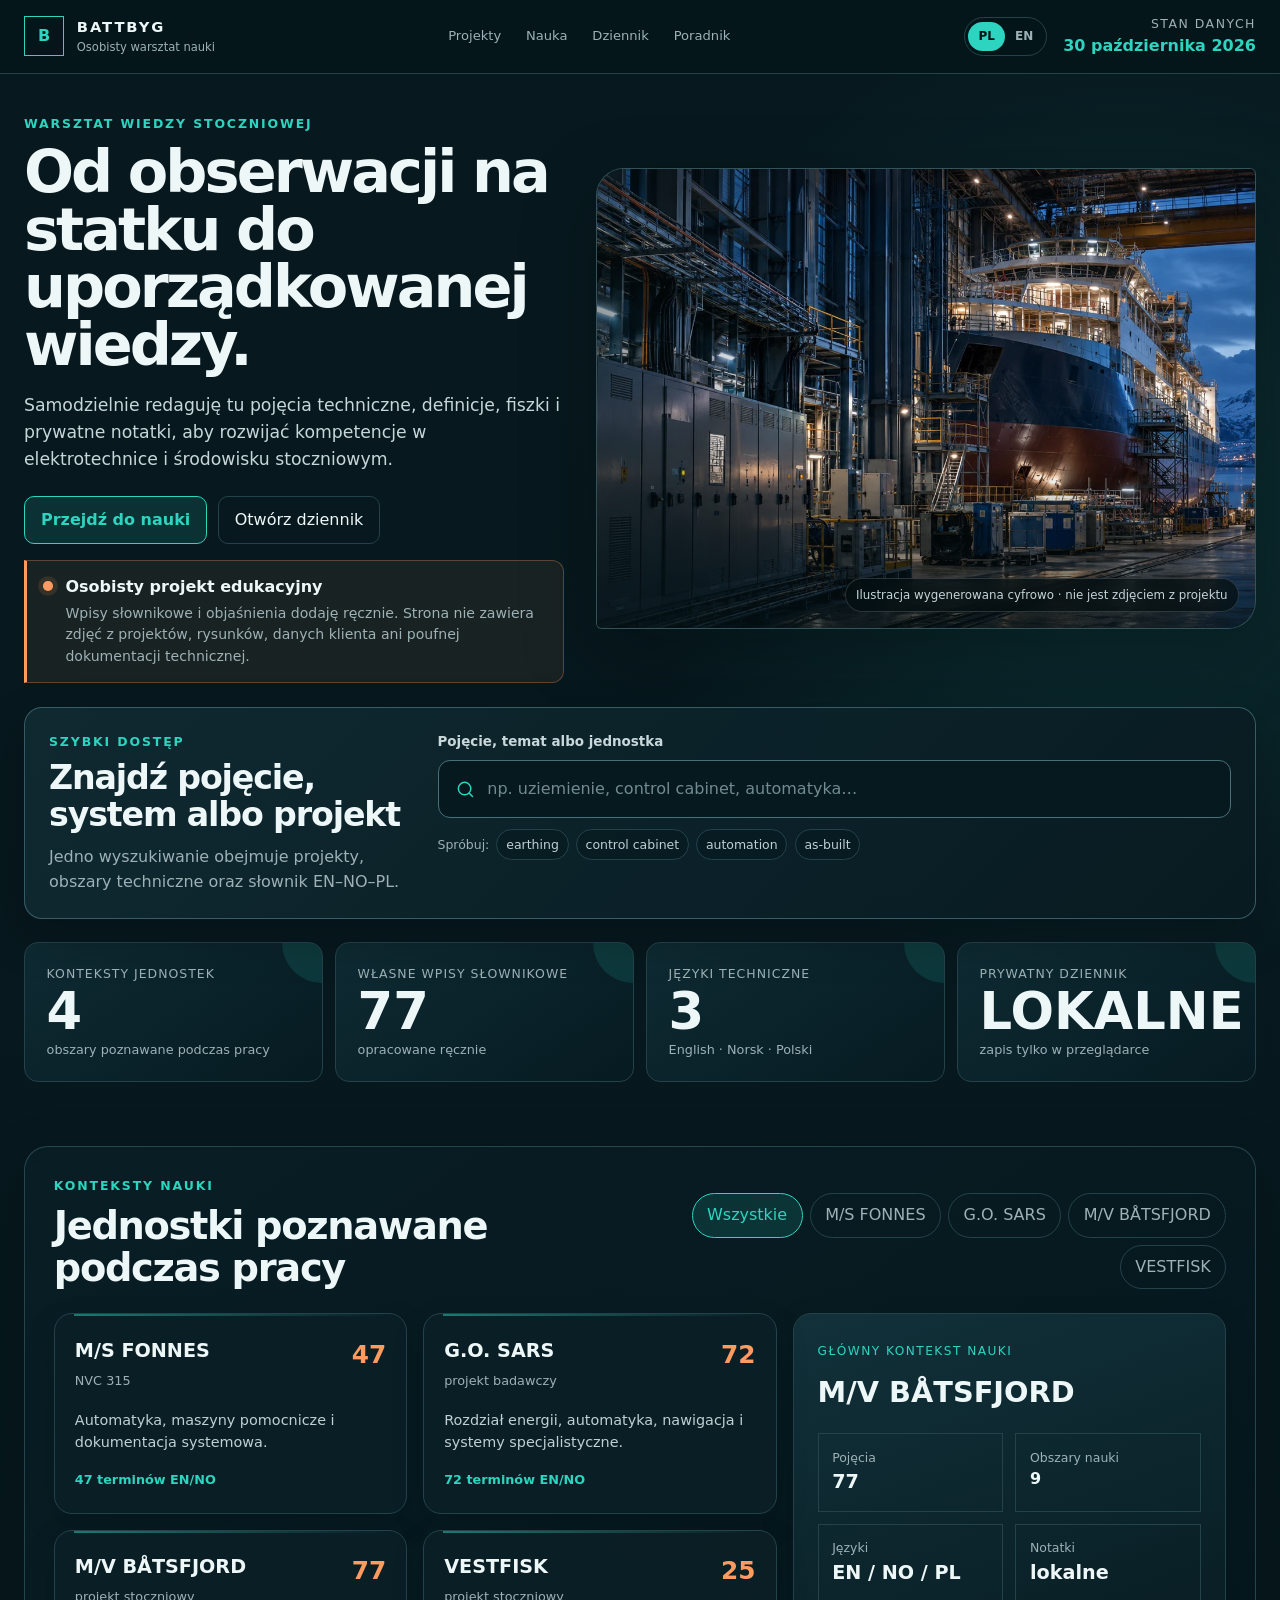
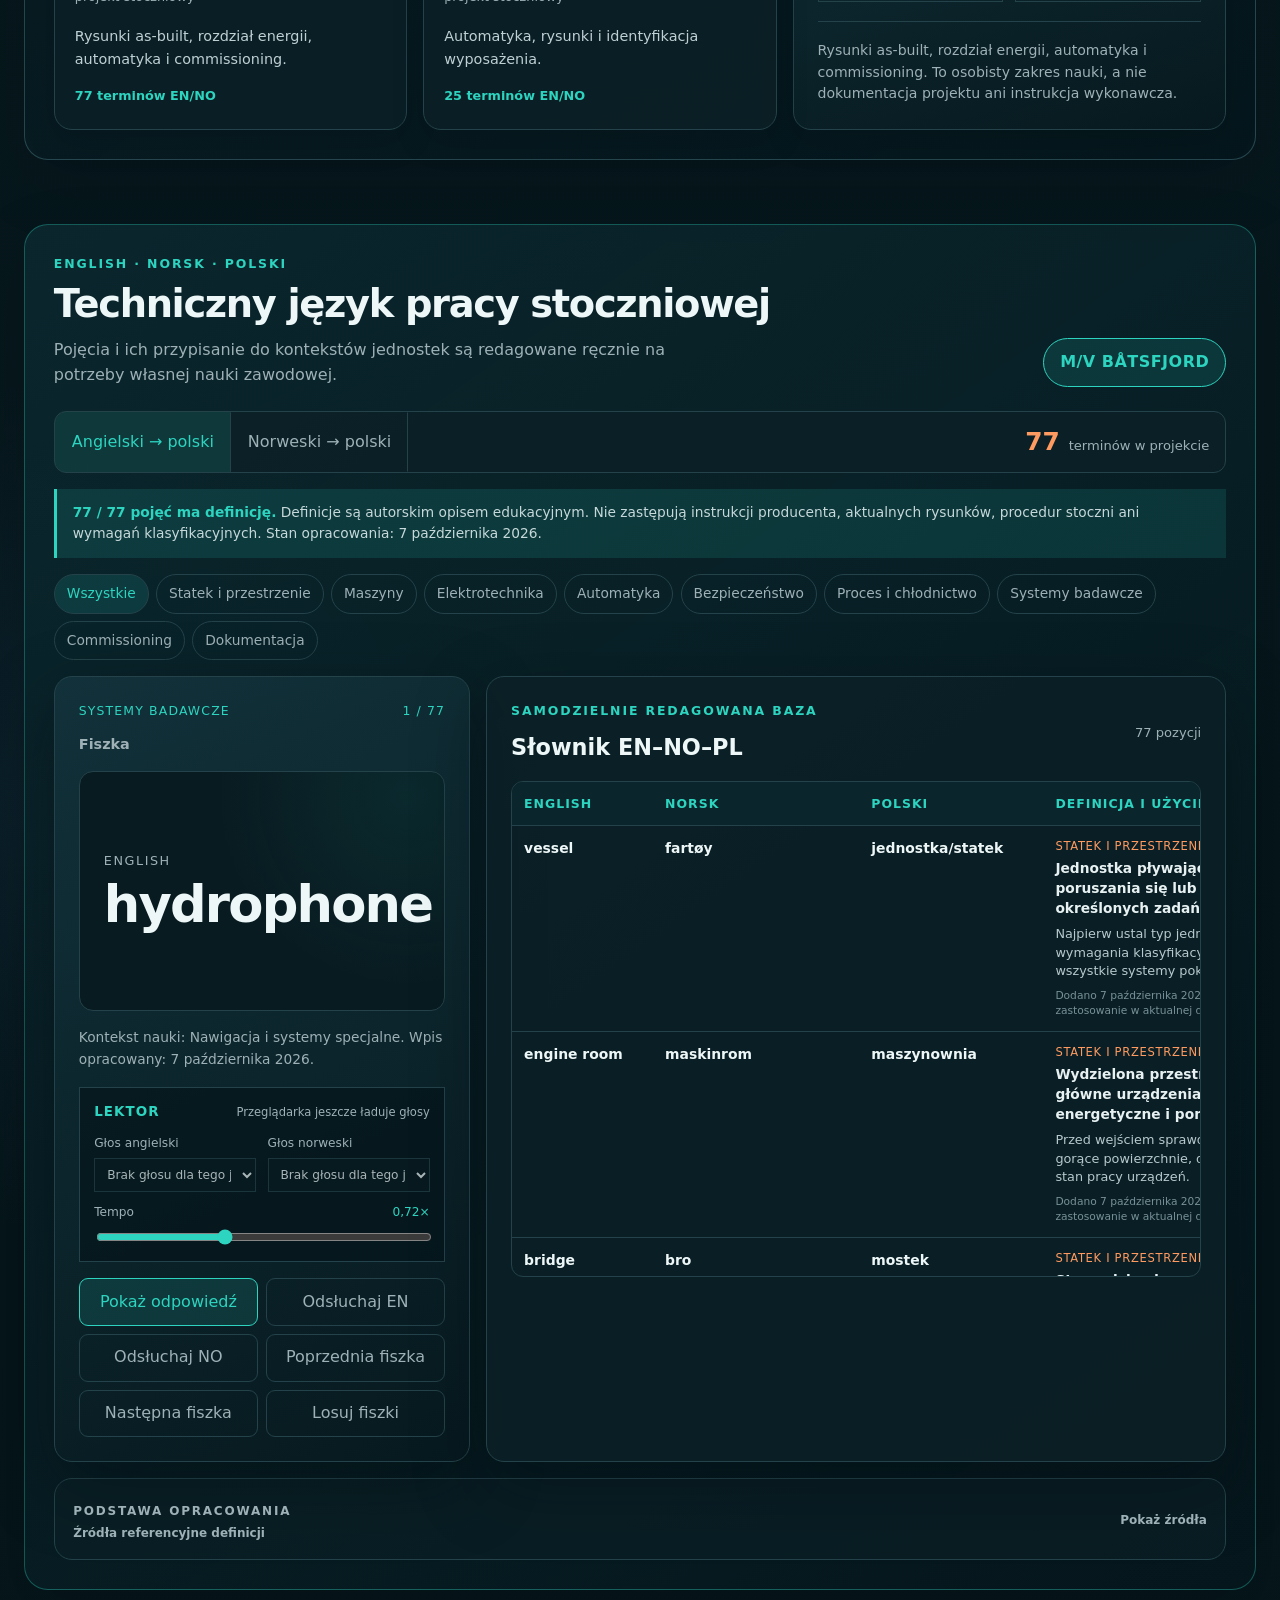
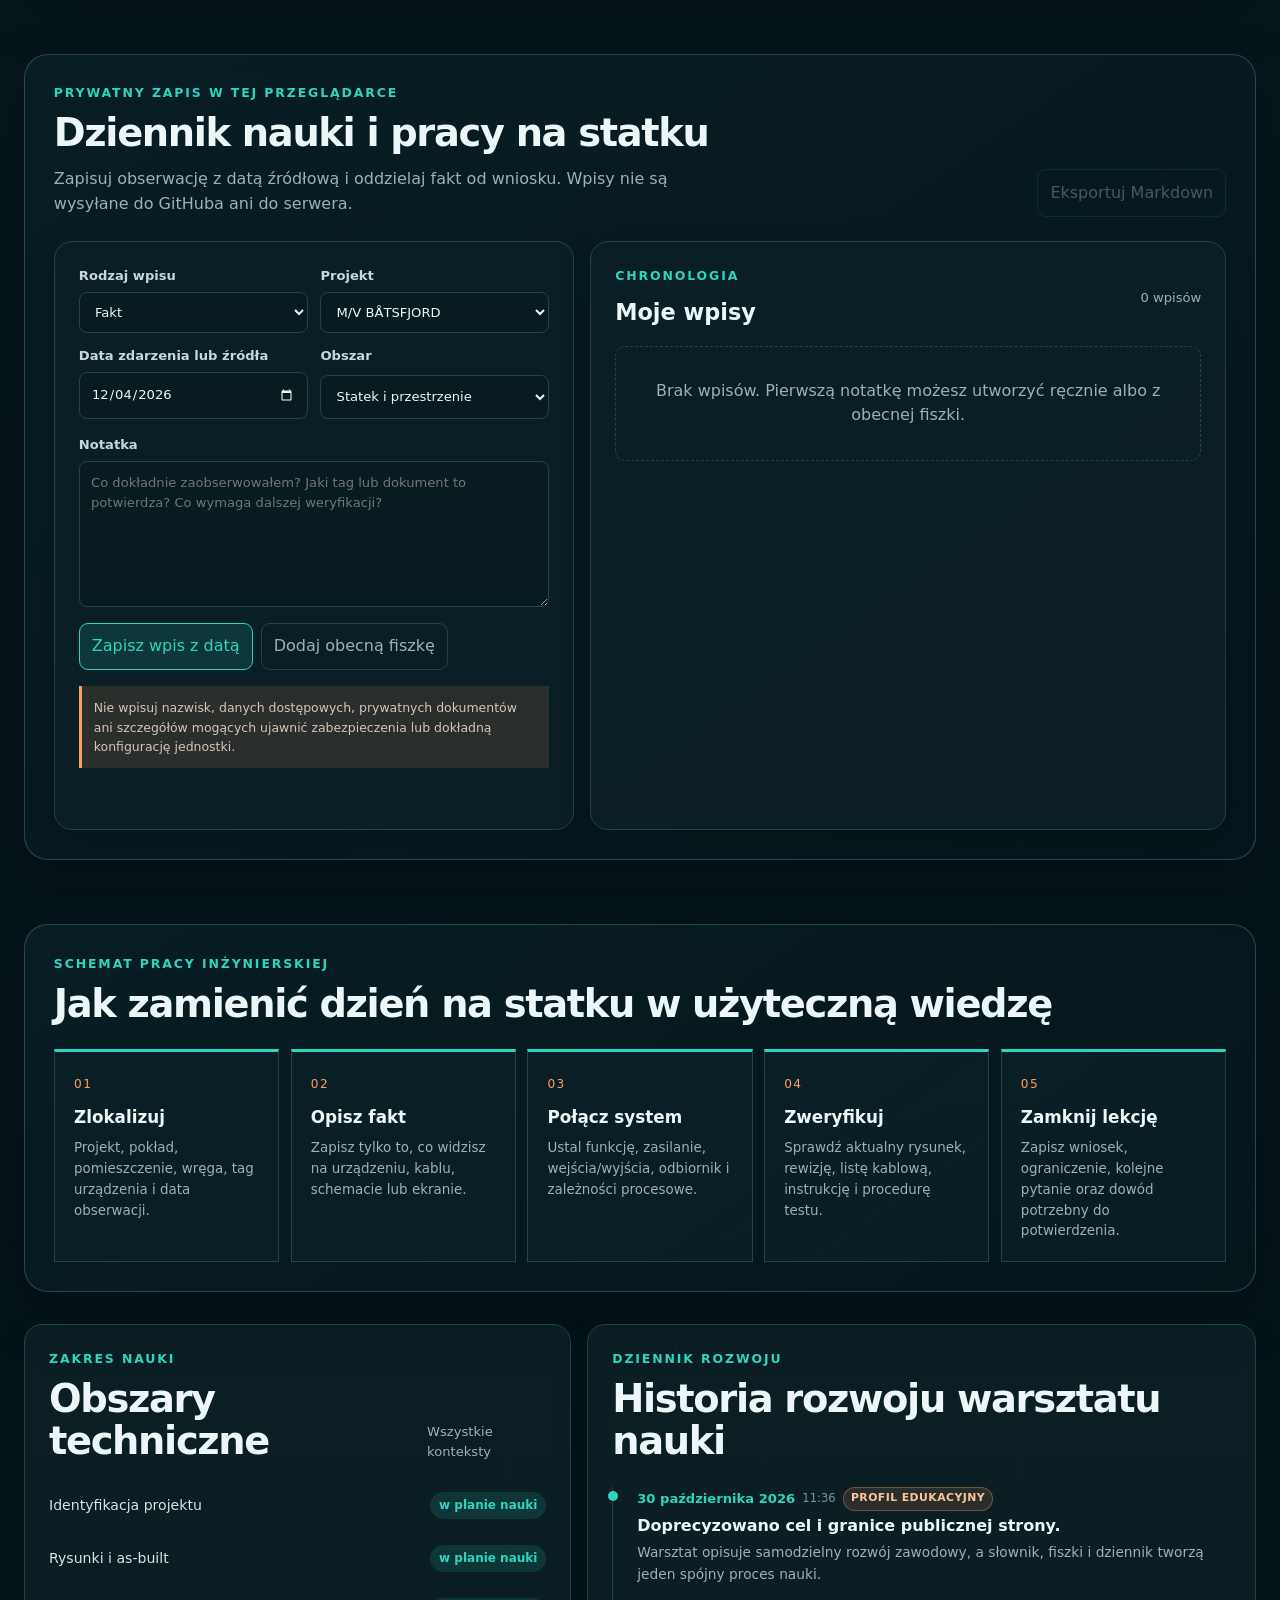
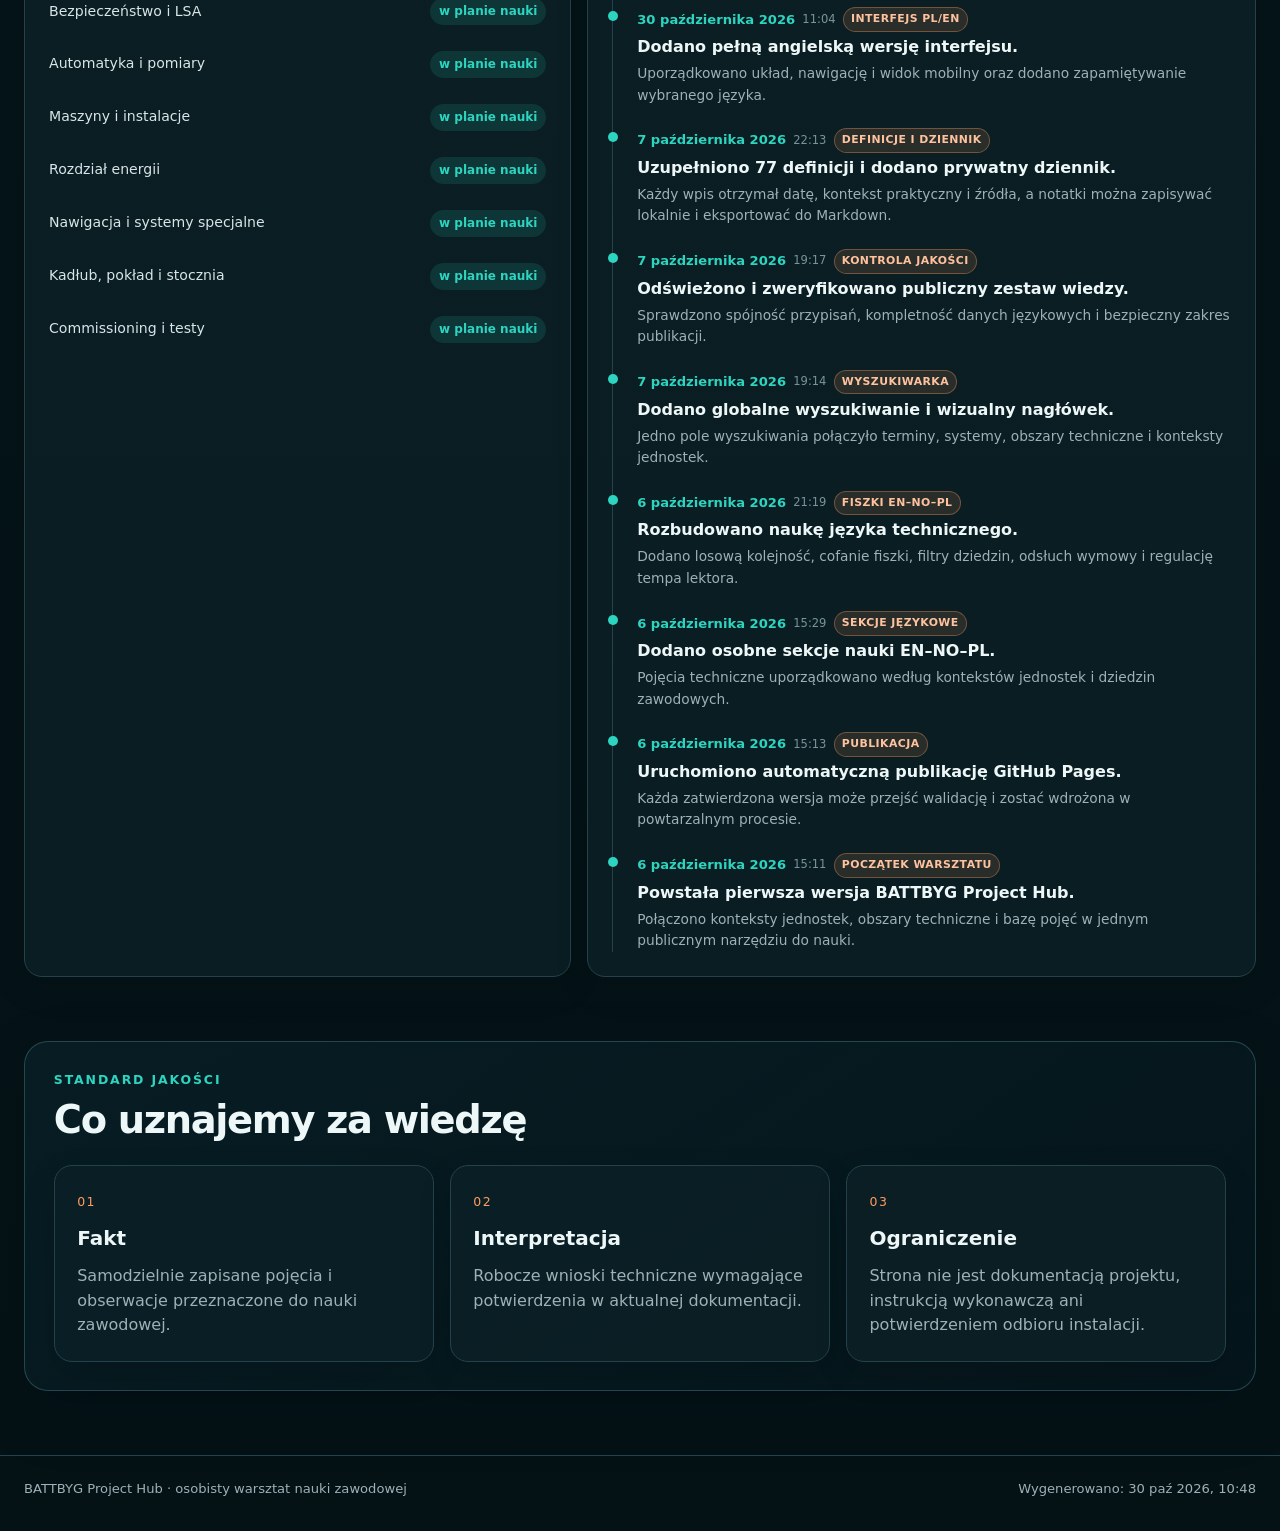
<file: docs/index.html>
<!doctype html>
<html lang="pl">
  <head>
    <meta charset="utf-8" />
    <meta name="viewport" content="width=device-width, initial-scale=1" />
    <meta name="description" content="Osobisty warsztat nauki zawodowej w środowisku stoczniowym BATTBYG." />
    <meta name="theme-color" content="#07191f" />
    <title>BATTBYG Project Hub</title>
    <link rel="icon" type="image/svg+xml" href="data:image/svg+xml,%3Csvg xmlns='http://www.w3.org/2000/svg' viewBox='0 0 64 64'%3E%3Crect width='64' height='64' rx='12' fill='%2307191f'/%3E%3Cpath d='M16 17h24a9 9 0 0 1 0 18H28v12h12' fill='none' stroke='%232dd4bf' stroke-width='6' stroke-linecap='round'/%3E%3Ccircle cx='47' cy='47' r='5' fill='%23ff9b61'/%3E%3C/svg%3E" />
    <link rel="stylesheet" href="assets/styles.css?v=20261030-history9a" />
    <script src="assets/i18n.js?v=20261030-history9a" defer></script>
    <script src="assets/app.js?v=20261030-history9a" defer></script>
  </head>
  <body>
    <a class="skip-link" href="#main" data-i18n="skip">Przejdź do treści</a>

    <header class="topbar">
      <a class="brand" href="#main" aria-label="BATTBYG Project Hub">
        <span class="brand-mark" aria-hidden="true">B</span>
        <span class="brand-copy">
          <strong>BATTBYG</strong>
          <span data-i18n="brand.subtitle">Personal learning workspace</span>
        </span>
      </a>
      <nav class="quick-nav" data-i18n-aria="nav.aria" aria-label="Główne sekcje">
        <a href="#projects" data-i18n="nav.projects">Projekty</a>
        <a href="#language-lab" data-i18n="nav.learn">Nauka</a>
        <a href="#field-journal" data-i18n="nav.journal">Dziennik</a>
        <a href="#ship-guide" data-i18n="nav.guide">Poradnik</a>
      </nav>
      <div class="topbar-tools">
        <div class="ui-language" role="group" data-i18n-aria="language.label" aria-label="Język interfejsu">
          <button class="active" type="button" data-ui-language="pl" aria-pressed="true">PL</button>
          <button type="button" data-ui-language="en" aria-pressed="false">EN</button>
        </div>
        <div class="snapshot" aria-live="polite">
          <span data-i18n="snapshot.label">Stan danych</span>
          <strong id="snapshot-date">—</strong>
        </div>
      </div>
    </header>

    <main id="main">
      <section class="intro" aria-labelledby="page-title">
        <div class="intro-copy">
          <p class="eyebrow" data-i18n="hero.eyebrow">Warsztat wiedzy stoczniowej</p>
          <h1 id="page-title" data-i18n="hero.title">Od obserwacji na statku do uporządkowanej wiedzy.</h1>
          <p class="lead" data-i18n="hero.lead">Samodzielnie redaguję tu pojęcia techniczne, definicje, fiszki i prywatne notatki, aby rozwijać kompetencje w elektrotechnice i środowisku stoczniowym.</p>
          <div class="hero-actions">
            <a class="action-link primary" href="#language-lab" data-i18n="hero.ctaLearn">Przejdź do nauki</a>
            <a class="action-link" href="#field-journal" data-i18n="hero.ctaJournal">Otwórz dziennik</a>
          </div>
          <div class="scope-note">
            <span class="scope-dot" aria-hidden="true"></span>
            <div>
              <strong data-i18n="hero.publicTitle">Osobisty projekt edukacyjny</strong>
              <p data-i18n="hero.publicText">Wpisy słownikowe i objaśnienia dodaję ręcznie. Strona nie zawiera zdjęć z projektów, rysunków, danych klienta ani poufnej dokumentacji technicznej.</p>
            </div>
          </div>
        </div>
        <figure class="hero-visual">
          <img src="assets/shipyard-hero.webp" width="1991" height="790" data-i18n-alt="hero.imageAlt" alt="Ilustracyjny widok nowoczesnej stoczni, statku w budowie i szaf elektrycznych" fetchpriority="high" />
          <figcaption data-i18n="hero.caption">Ilustracja wygenerowana cyfrowo · nie jest zdjęciem z projektu</figcaption>
        </figure>
      </section>

      <section class="knowledge-search" aria-labelledby="search-title">
        <div class="search-copy">
          <p class="eyebrow" data-i18n="search.eyebrow">Szybki dostęp</p>
          <h2 id="search-title" data-i18n="search.title">Znajdź pojęcie, system albo projekt</h2>
          <p data-i18n="search.copy">Jedno wyszukiwanie obejmuje projekty, obszary techniczne oraz słownik EN–NO–PL.</p>
        </div>
        <div class="search-interface">
          <form class="search-form" id="search-form" role="search">
            <label for="global-search" data-i18n="search.label">Pojęcie, temat albo jednostka</label>
            <div class="search-field">
              <svg aria-hidden="true" viewBox="0 0 24 24"><path d="m21 21-4.35-4.35m2.35-5.15a7.5 7.5 0 1 1-15 0 7.5 7.5 0 0 1 15 0Z" /></svg>
              <input id="global-search" type="search" inputmode="search" autocomplete="off" data-i18n-placeholder="search.placeholder" placeholder="np. uziemienie, control cabinet, automatyka…" aria-controls="search-results" aria-expanded="false" />
              <button id="clear-search" type="button" hidden data-i18n="search.clear">Wyczyść</button>
            </div>
          </form>
          <div class="search-suggestions" data-i18n-aria="search.suggestionsAria" aria-label="Przykładowe wyszukiwania">
            <span data-i18n="search.try">Spróbuj:</span>
            <button type="button" data-search-suggestion="earthing">earthing</button>
            <button type="button" data-search-suggestion="control cabinet">control cabinet</button>
            <button type="button" data-search-suggestion="automation">automation</button>
            <button type="button" data-search-suggestion="as-built">as-built</button>
          </div>
          <div class="search-results" id="search-results" aria-live="polite" hidden></div>
        </div>
      </section>

      <section class="metrics" data-i18n-aria="metrics.aria" aria-label="Podsumowanie">
        <article><span data-i18n="metrics.projects">Konteksty jednostek</span><strong id="metric-projects">—</strong><small data-i18n="metrics.projectsNote">obszary poznawane podczas pracy</small></article>
        <article><span data-i18n="metrics.terms">Własne wpisy słownikowe</span><strong id="metric-terms">—</strong><small data-i18n="metrics.termsNote">opracowane ręcznie</small></article>
        <article><span data-i18n="metrics.languages">Języki techniczne</span><strong id="metric-languages">—</strong><small data-i18n="metrics.languagesNote">English · Norsk · Polski</small></article>
        <article><span data-i18n="metrics.journal">Prywatny dziennik</span><strong id="metric-journal">—</strong><small data-i18n="metrics.journalNote">zapis tylko w przeglądarce</small></article>
      </section>

      <section class="workspace content-section" id="projects" aria-labelledby="projects-title">
        <div class="section-heading">
          <div><p class="eyebrow" data-i18n="projects.eyebrow">Konteksty nauki</p><h2 id="projects-title" data-i18n="projects.title">Jednostki poznawane podczas pracy</h2></div>
          <div class="filters" id="project-filters" data-i18n-aria="projects.filterAria" aria-label="Filtr projektu"></div>
        </div>
        <div class="project-layout"><div class="project-list" id="project-list"></div><aside class="detail-panel" id="project-detail" aria-live="polite"></aside></div>
      </section>

      <section class="language-lab content-section accent-section" id="language-lab" aria-labelledby="language-title">
        <div class="section-heading language-heading">
          <div><p class="eyebrow" data-i18n="learn.eyebrow">English · Norsk · Polski</p><h2 id="language-title" data-i18n="learn.title">Techniczny język dokumentacji</h2><p class="section-copy" id="language-rule"></p></div>
          <div class="language-project" id="language-project-name">—</div>
        </div>
        <div class="language-toolbar">
          <div class="language-switch" role="group" data-i18n-aria="learn.directionAria" aria-label="Kierunek nauki">
            <button class="language-button active" type="button" data-language="english" aria-pressed="true" data-i18n="learn.english">Angielski → polski</button>
            <button class="language-button" type="button" data-language="norwegian" aria-pressed="false" data-i18n="learn.norwegian">Norweski → polski</button>
          </div>
          <div class="language-summary"><strong id="language-term-count">—</strong><span id="language-term-label" data-i18n="learn.initialTerms">terminy w projekcie</span></div>
        </div>
        <div class="definition-note" id="definition-note"></div>
        <div class="domain-filters" id="domain-filters" data-i18n-aria="learn.domainAria" aria-label="Filtr dziedziny"></div>
        <div class="learning-grid">
          <article class="flashcard-panel" aria-labelledby="flashcard-title">
            <div class="flashcard-topline"><span id="flashcard-domain">—</span><span id="flashcard-progress">—</span></div>
            <h3 id="flashcard-title" data-i18n="flashcard.title">Fiszka</h3>
            <div class="flashcard" id="flashcard" tabindex="-1"><span class="flashcard-label" id="flashcard-question-label">—</span><strong id="flashcard-question">—</strong><div class="flashcard-answer" id="flashcard-answer" hidden></div></div>
            <p class="evidence-line" id="flashcard-evidence"></p>
            <div class="voice-controls" aria-labelledby="voice-settings-title">
              <div class="voice-controls-head"><strong id="voice-settings-title" data-i18n="voice.title">Lektor</strong><span id="voice-status" role="status" data-i18n="voice.checking">Sprawdzanie dostępnych głosów…</span></div>
              <label><span data-i18n="voice.english">Głos angielski</span><select id="voice-english" data-i18n-aria="voice.englishAria" aria-label="Kobiecy głos angielski"></select></label>
              <label><span data-i18n="voice.norwegian">Głos norweski</span><select id="voice-norwegian" data-i18n-aria="voice.norwegianAria" aria-label="Kobiecy głos norweski"></select></label>
              <label class="speech-rate-control"><span data-i18n="voice.rate">Tempo</span><output id="speech-rate-value" for="speech-rate">0,72×</output><input id="speech-rate" type="range" min="0.55" max="1" value="0.72" step="0.01" /></label>
            </div>
            <div class="flashcard-actions">
              <button class="action-button primary" id="reveal-card" type="button" data-i18n="flashcard.reveal">Pokaż odpowiedź</button>
              <button class="action-button" id="speak-english" type="button" data-i18n="flashcard.speakEn">Odsłuchaj EN</button>
              <button class="action-button" id="speak-norwegian" type="button" data-i18n="flashcard.speakNo">Odsłuchaj NO</button>
              <button class="action-button" id="previous-card" type="button" data-i18n="flashcard.previous">Poprzednia fiszka</button>
              <button class="action-button" id="next-card" type="button" data-i18n="flashcard.next">Następna fiszka</button>
              <button class="action-button" id="shuffle-cards" type="button" data-i18n="flashcard.shuffle">Losuj fiszki</button>
            </div>
          </article>
          <article class="vocabulary-panel" aria-labelledby="vocabulary-title">
            <div class="panel-head compact"><div><p class="eyebrow" data-i18n="vocabulary.eyebrow">Samodzielnie redagowana baza</p><h3 id="vocabulary-title" data-i18n="vocabulary.title">Słownik EN–NO–PL</h3></div><span id="vocabulary-count">—</span></div>
            <div class="vocabulary-table-wrap"><table class="vocabulary-table"><thead><tr><th data-i18n="vocabulary.english">English</th><th data-i18n="vocabulary.norwegian">Norsk</th><th data-i18n="vocabulary.polish">Polski</th><th data-i18n="vocabulary.definition">Definicja i użycie na statku</th></tr></thead><tbody id="vocabulary-body"></tbody></table></div>
          </article>
        </div>
        <details class="source-box">
          <summary><span><span class="eyebrow" data-i18n="sources.eyebrow">Podstawa opracowania</span><strong id="sources-title" data-i18n="sources.title">Źródła referencyjne definicji</strong></span><span class="source-toggle" data-i18n="sources.toggle">Pokaż źródła</span></summary>
          <ul id="definition-sources" aria-labelledby="sources-title"></ul>
        </details>
      </section>

      <section class="field-journal content-section" id="field-journal" aria-labelledby="journal-title">
        <div class="section-heading">
          <div><p class="eyebrow" data-i18n="journal.eyebrow">Prywatny zapis w tej przeglądarce</p><h2 id="journal-title" data-i18n="journal.title">Dziennik nauki i pracy na statku</h2><p class="section-copy" data-i18n="journal.copy">Zapisuj obserwację z datą źródłową i oddzielaj fakt od wniosku. Wpisy nie są wysyłane do GitHuba ani do serwera.</p></div>
          <button class="action-button" id="export-journal" type="button" data-i18n="journal.export">Eksportuj Markdown</button>
        </div>
        <div class="journal-grid">
          <form class="journal-form panel" id="journal-form">
            <div class="form-grid">
              <label><span data-i18n="journal.type">Rodzaj wpisu</span><select id="journal-type" required><option value="fact" data-i18n="journal.typeFact">Fakt</option><option value="interpretation" data-i18n="journal.typeInterpretation">Interpretacja</option><option value="verify" data-i18n="journal.typeVerify">Do weryfikacji</option><option value="lesson" data-i18n="journal.typeLesson">Lekcja</option></select></label>
              <label><span data-i18n="journal.project">Projekt</span><select id="journal-project" required></select></label>
              <label><span data-i18n="journal.sourceDate">Data zdarzenia lub źródła</span><input id="journal-source-date" type="date" required /></label>
              <label><span data-i18n="journal.domain">Obszar</span><select id="journal-domain" required></select></label>
            </div>
            <label><span data-i18n="journal.note">Notatka</span><textarea id="journal-text" rows="6" maxlength="3000" required data-i18n-placeholder="journal.placeholder" placeholder="Co dokładnie zaobserwowałem? Jaki tag lub dokument to potwierdza? Co wymaga dalszej weryfikacji?"></textarea></label>
            <div class="journal-form-actions"><button class="action-button primary" type="submit" data-i18n="journal.save">Zapisz wpis z datą</button><button class="action-button" id="note-current-term" type="button" data-i18n="journal.currentCard">Dodaj obecną fiszkę</button></div>
            <p class="privacy-warning" data-i18n="journal.privacy">Nie wpisuj nazwisk, danych dostępowych, prywatnych dokumentów ani szczegółów mogących ujawnić zabezpieczenia lub dokładną konfigurację jednostki.</p>
            <p class="form-status" id="journal-status" role="status"></p>
          </form>
          <article class="journal-entries panel" aria-labelledby="entries-title">
            <div class="panel-head compact"><div><p class="eyebrow" data-i18n="journal.entriesEyebrow">Chronologia</p><h3 id="entries-title" data-i18n="journal.entries">Moje wpisy</h3></div><span id="journal-count" data-i18n="journal.initialCount">0 wpisów</span></div>
            <ol id="journal-list" class="journal-list"></ol>
          </article>
        </div>
      </section>

      <section class="ship-guide content-section" id="ship-guide" aria-labelledby="guide-title">
        <div class="section-heading"><div><p class="eyebrow" data-i18n="guide.eyebrow">Schemat pracy inżynierskiej</p><h2 id="guide-title" data-i18n="guide.title">Jak zamienić dzień na statku w użyteczną wiedzę</h2></div></div>
        <div class="guide-flow">
          <article><span>01</span><h3 data-i18n="guide.locate">Zlokalizuj</h3><p data-i18n="guide.locateCopy">Projekt, pokład, pomieszczenie, wręga, tag urządzenia i data obserwacji.</p></article>
          <article><span>02</span><h3 data-i18n="guide.fact">Opisz fakt</h3><p data-i18n="guide.factCopy">Zapisz tylko to, co widzisz na urządzeniu, kablu, schemacie lub ekranie.</p></article>
          <article><span>03</span><h3 data-i18n="guide.system">Połącz system</h3><p data-i18n="guide.systemCopy">Ustal funkcję, zasilanie, wejścia/wyjścia, odbiornik i zależności procesowe.</p></article>
          <article><span>04</span><h3 data-i18n="guide.verify">Zweryfikuj</h3><p data-i18n="guide.verifyCopy">Sprawdź aktualny rysunek, rewizję, listę kablową, instrukcję i procedurę testu.</p></article>
          <article><span>05</span><h3 data-i18n="guide.close">Zamknij lekcję</h3><p data-i18n="guide.closeCopy">Zapisz wniosek, ograniczenie, kolejne pytanie oraz dowód potrzebny do potwierdzenia.</p></article>
        </div>
      </section>

      <section class="analysis-grid compact-analysis">
        <article class="panel" aria-labelledby="areas-title"><div class="panel-head"><div><p class="eyebrow" data-i18n="areas.eyebrow">Zakres nauki</p><h2 id="areas-title" data-i18n="areas.title">Obszary techniczne</h2></div><span id="area-context" data-i18n="areas.all">Wszystkie konteksty</span></div><div class="bars" id="category-bars"></div></article>
        <article class="panel" aria-labelledby="updates-title"><div class="panel-head"><div><p class="eyebrow" data-i18n="updates.eyebrow">Dziennik rozwoju</p><h2 id="updates-title" data-i18n="updates.title">Historia rozwoju warsztatu nauki</h2></div></div><ol class="timeline" id="update-timeline"></ol></article>
      </section>

      <section class="method content-section" aria-labelledby="method-title">
        <div class="section-heading"><div><p class="eyebrow" data-i18n="method.eyebrow">Standard jakości</p><h2 id="method-title" data-i18n="method.title">Co uznajemy za wiedzę</h2></div></div>
        <div class="method-grid"><article><span>01</span><h3 data-i18n="method.fact">Fakt</h3><p id="method-facts"></p></article><article><span>02</span><h3 data-i18n="method.interpretation">Interpretacja</h3><p id="method-interpretations"></p></article><article><span>03</span><h3 data-i18n="method.limit">Ograniczenie</h3><p id="method-limitations"></p></article></div>
      </section>
    </main>

    <footer><p data-i18n="footer.copy">BATTBYG Project Hub · osobisty warsztat nauki zawodowej</p><p id="generated-at">—</p></footer>
    <noscript data-i18n="noscript">Do wyświetlenia danych projektowych wymagane jest włączenie JavaScript.</noscript>
  </body>
</html>
</file>
<file: docs/assets/styles.css>
:root {
  color-scheme: dark;
  --bg: #06161b;
  --surface: #0b2027;
  --surface-2: #102a32;
  --line: #24424a;
  --text: #eef7f7;
  --muted: #9db1b6;
  --teal: #2dd4bf;
  --teal-soft: rgba(45, 212, 191, 0.13);
  --orange: #ff9b61;
  --orange-soft: rgba(255, 155, 97, 0.13);
  --blue: #59a8ff;
  --max: 1320px;
  --radius: 18px;
  --shadow: 0 24px 70px rgba(0, 8, 11, .34);
  font-family: Inter, ui-sans-serif, system-ui, -apple-system, BlinkMacSystemFont, "Segoe UI", sans-serif;
}

* { box-sizing: border-box; }
html { scroll-behavior: smooth; }
body {
  margin: 0;
  min-width: 320px;
  overflow-x: hidden;
  background:
    radial-gradient(circle at 88% 8%, rgba(45, 212, 191, 0.12), transparent 31rem),
    radial-gradient(circle at 4% 38%, rgba(89, 168, 255, 0.07), transparent 27rem),
    linear-gradient(180deg, #07191f 0%, var(--bg) 46%, #041216 100%);
  color: var(--text);
  font-size: 16px;
  line-height: 1.55;
}

button, a { font: inherit; }
button { color: inherit; }
.skip-link { position: fixed; left: 1rem; top: -5rem; z-index: 100; padding: .75rem 1rem; background: var(--teal); color: #021012; }
.skip-link:focus { top: 1rem; }

.topbar {
  position: sticky;
  top: 0;
  z-index: 30;
  max-width: var(--max);
  margin: 0 auto;
  padding: .9rem 1.5rem;
  display: flex;
  align-items: center;
  justify-content: space-between;
  border-bottom: 1px solid var(--line);
  background: rgba(6, 22, 27, .82);
  backdrop-filter: blur(18px);
}

.brand { display: flex; align-items: center; gap: .8rem; color: var(--text); text-decoration: none; }
.brand-mark {
  width: 2.5rem; height: 2.5rem; display: grid; place-items: center;
  border: 1px solid var(--teal); color: var(--teal); font-weight: 800;
}
.brand-copy, .brand strong, .brand-copy > span { display: block; }
.brand strong { letter-spacing: .13em; font-size: .92rem; }
.brand-copy > span { color: var(--muted); font-size: .72rem; }
.quick-nav { display: flex; align-items: center; gap: .25rem; }
.quick-nav a { padding: .45rem .65rem; border-radius: 8px; color: var(--muted); font-size: .82rem; text-decoration: none; }
.quick-nav a:hover, .quick-nav a:focus-visible { outline: none; background: var(--teal-soft); color: var(--teal); }
.topbar-tools { display: flex; align-items: center; gap: 1rem; }
.ui-language { display: flex; padding: .2rem; border: 1px solid var(--line); border-radius: 999px; background: rgba(5,22,27,.72); }
.ui-language button { min-width: 2.35rem; padding: .35rem .55rem; border: 0; border-radius: 999px; background: transparent; color: var(--muted); font-size: .75rem; font-weight: 800; cursor: pointer; }
.ui-language button:hover, .ui-language button:focus-visible { outline: none; color: var(--text); }
.ui-language button.active { background: var(--teal); color: #031316; }
.snapshot { text-align: right; }
.snapshot span { display: block; color: var(--muted); font-size: .78rem; text-transform: uppercase; letter-spacing: .12em; }
.snapshot strong { color: var(--teal); }

main { max-width: var(--max); margin: 0 auto; padding: 0 1.5rem 4rem; }
.intro {
  display: grid; grid-template-columns: minmax(22rem, .9fr) minmax(28rem, 1.1fr); gap: 2rem;
  align-items: center; padding: 2.5rem 0 1.5rem;
}
.intro-copy { position: relative; z-index: 2; }
.eyebrow { margin: 0 0 .6rem; color: var(--teal); font-size: .78rem; font-weight: 750; letter-spacing: .15em; text-transform: uppercase; }
h1, h2, h3, p { margin-top: 0; }
h1 { max-width: 14ch; margin-bottom: 1.15rem; font-size: clamp(2.65rem, 4.6vw, 4.15rem); line-height: .98; letter-spacing: -.05em; }
h2 { margin-bottom: 0; font-size: clamp(1.65rem, 3vw, 2.4rem); line-height: 1.1; letter-spacing: -.035em; }
h3 { font-size: 1.05rem; }
.lead { max-width: 64ch; margin-bottom: 0; color: #c7d6d9; font-size: 1.08rem; }
.hero-actions { display: flex; flex-wrap: wrap; gap: .65rem; margin-top: 1.5rem; }
.action-link { display: inline-flex; align-items: center; min-height: 2.85rem; padding: .65rem 1rem; border: 1px solid var(--line); border-radius: 10px; color: var(--text); text-decoration: none; }
.action-link:hover, .action-link:focus-visible { outline: none; border-color: var(--teal); color: var(--teal); }
.action-link.primary { border-color: var(--teal); background: var(--teal-soft); color: var(--teal); font-weight: 750; }
.scope-note { display: flex; gap: .8rem; max-width: 36rem; margin-top: 1rem; padding: .85rem 1rem; border: 1px solid rgba(255,155,97,.3); border-left: 3px solid var(--orange); border-radius: 0 12px 12px 0; background: rgba(255,155,97,.075); }
.scope-note p { margin: .2rem 0 0; color: var(--muted); font-size: .88rem; }
.scope-dot { flex: 0 0 auto; width: .6rem; height: .6rem; margin-top: .4rem; border-radius: 50%; background: var(--orange); box-shadow: 0 0 0 .3rem rgba(255,155,97,.12); }

.hero-visual {
  position: relative;
  min-width: 0;
  height: clamp(22rem, 36vw, 30rem);
  margin: 0;
  overflow: hidden;
  border: 1px solid rgba(134, 193, 202, .34);
  border-radius: 28px 6px 28px 6px;
  box-shadow: var(--shadow);
  background: #07191f;
}
.hero-visual::after {
  content: "";
  position: absolute;
  inset: 0;
  background: linear-gradient(90deg, rgba(6,22,27,.42), transparent 32%), linear-gradient(0deg, rgba(4,18,22,.72), transparent 35%);
  pointer-events: none;
}
.hero-visual img { width: 100%; height: 100%; display: block; object-fit: cover; object-position: 61% center; }
.hero-visual figcaption {
  position: absolute;
  z-index: 1;
  right: 1rem;
  bottom: 1rem;
  padding: .42rem .65rem;
  border: 1px solid rgba(255,255,255,.15);
  border-radius: 999px;
  background: rgba(2, 13, 17, .7);
  color: #c4d4d7;
  font-size: .74rem;
  backdrop-filter: blur(10px);
}

.knowledge-search {
  position: relative;
  z-index: 4;
  display: grid;
  grid-template-columns: minmax(16rem, .62fr) minmax(0, 1.38fr);
  gap: 2rem;
  align-items: start;
  margin: 0 0 1.4rem;
  padding: 1.5rem;
  border: 1px solid rgba(64, 105, 115, .82);
  border-radius: var(--radius);
  background: linear-gradient(135deg, rgba(16,42,50,.98), rgba(8,27,33,.96));
  box-shadow: 0 18px 44px rgba(0, 7, 10, .25);
}
.search-copy h2 { font-size: clamp(1.55rem, 2.6vw, 2.15rem); }
.search-copy p:last-child { max-width: 32rem; margin: .7rem 0 0; color: var(--muted); }
.search-interface { min-width: 0; }
.search-form label { display: block; margin-bottom: .45rem; color: #c9d8da; font-size: .84rem; font-weight: 700; }
.search-field { position: relative; display: grid; grid-template-columns: auto minmax(0, 1fr) auto; align-items: center; min-height: 3.6rem; border: 1px solid #47717a; border-radius: 12px; background: #06191f; transition: border-color .18s ease, box-shadow .18s ease; }
.search-field:focus-within { border-color: var(--teal); box-shadow: 0 0 0 4px rgba(45,212,191,.12); }
.search-field svg { width: 1.25rem; height: 1.25rem; margin-left: 1rem; fill: none; stroke: var(--teal); stroke-width: 1.8; stroke-linecap: round; }
.search-field input { min-width: 0; height: 3.5rem; padding: 0 .8rem; border: 0; outline: 0; background: transparent; color: var(--text); font: inherit; font-size: 1rem; }
.search-field input::placeholder { color: #718b91; }
.search-field button { height: 2.35rem; margin-right: .6rem; padding: 0 .75rem; border: 1px solid var(--line); border-radius: 8px; background: transparent; color: var(--muted); cursor: pointer; }
.search-field button:hover, .search-field button:focus-visible { border-color: var(--teal); color: var(--text); outline: none; }
.search-suggestions { display: flex; flex-wrap: wrap; gap: .45rem; align-items: center; margin-top: .7rem; color: var(--muted); font-size: .78rem; }
.search-suggestions button { padding: .3rem .55rem; border: 1px solid var(--line); border-radius: 999px; background: rgba(6, 25, 31, .6); color: #bdd0d3; cursor: pointer; }
.search-suggestions button:hover, .search-suggestions button:focus-visible { border-color: var(--teal); color: var(--teal); outline: none; }
.search-results { display: grid; gap: .5rem; max-height: 28rem; margin-top: .8rem; overflow: auto; }
.search-results[hidden] { display: none; }
.search-results-head { display: flex; justify-content: space-between; gap: 1rem; padding: .25rem .15rem; color: var(--muted); font-size: .78rem; }
.search-result {
  width: 100%;
  display: grid;
  grid-template-columns: auto minmax(0, 1fr) auto;
  gap: .8rem;
  align-items: center;
  padding: .85rem;
  border: 1px solid var(--line);
  border-radius: 10px;
  background: rgba(5, 22, 27, .86);
  color: var(--text);
  text-align: left;
  cursor: pointer;
}
.search-result:hover, .search-result:focus-visible { border-color: var(--teal); background: rgba(11, 43, 49, .96); outline: none; transform: translateY(-1px); }
.search-result-type { min-width: 4.7rem; padding: .32rem .5rem; border-radius: 999px; color: var(--teal); background: var(--teal-soft); font-size: .7rem; font-weight: 800; letter-spacing: .06em; text-align: center; text-transform: uppercase; }
.search-result[data-result-type="project"] .search-result-type { color: var(--orange); background: var(--orange-soft); }
.search-result[data-result-type="topic"] .search-result-type { color: var(--blue); background: rgba(89,168,255,.13); }
.search-result-main { min-width: 0; }
.search-result-main strong, .search-result-main span { display: block; }
.search-result-main strong { overflow-wrap: anywhere; }
.search-result-main span { margin-top: .18rem; color: var(--muted); font-size: .8rem; }
.search-result-meta { max-width: 14rem; color: #aac0c4; font-size: .76rem; text-align: right; }
.search-empty { margin: .75rem 0 0; padding: .9rem; border: 1px dashed var(--line); border-radius: 10px; color: var(--muted); }

.metrics { display: grid; grid-template-columns: repeat(4, 1fr); gap: .75rem; }
.metrics article { position: relative; min-width: 0; padding: 1.35rem; overflow: hidden; border: 1px solid var(--line); border-radius: 14px; background: linear-gradient(145deg, rgba(15,44,52,.94), rgba(7,27,33,.94)); }
.metrics article::after { content: ""; position: absolute; width: 5rem; height: 5rem; right: -2.5rem; top: -2.5rem; border-radius: 50%; background: var(--teal-soft); }
.metrics span, .metrics small { display: block; color: var(--muted); }
.metrics span { font-size: .78rem; letter-spacing: .08em; text-transform: uppercase; }
.metrics strong { display: block; margin: .15rem 0; font-size: clamp(2rem, 4vw, 3.25rem); line-height: 1; color: var(--text); }
.metrics small { font-size: .8rem; }

.content-section {
  scroll-margin-top: 6.5rem;
  margin-top: 4rem;
  padding: 1.8rem;
  border: 1px solid rgba(48, 84, 93, .78);
  border-radius: 24px;
  background: linear-gradient(145deg, rgba(9, 31, 38, .84), rgba(5, 23, 29, .72));
  box-shadow: 0 22px 64px rgba(0, 8, 11, .16);
}
.accent-section { border-color: rgba(45,212,191,.34); background: linear-gradient(145deg, rgba(11, 39, 46, .94), rgba(5, 23, 29, .82)); }
.section-heading, .panel-head { display: flex; justify-content: space-between; align-items: end; gap: 1.5rem; margin-bottom: 1.5rem; }
.filters { display: flex; flex-wrap: wrap; justify-content: flex-end; gap: .45rem; }
.filter-button {
  min-height: 2.7rem; padding: .55rem .9rem; border: 1px solid var(--line); border-radius: 999px; background: transparent;
  color: var(--muted); cursor: pointer;
}
.filter-button:hover, .filter-button:focus-visible { border-color: var(--teal); color: var(--text); }
.filter-button.active { border-color: var(--teal); background: var(--teal-soft); color: var(--teal); }

.project-layout { display: grid; grid-template-columns: minmax(0, 1.25fr) minmax(20rem, .75fr); gap: 1rem; }
.project-list { display: grid; grid-template-columns: repeat(2, minmax(0, 1fr)); gap: 1rem; }
.project-card, .detail-panel, .panel, .method-grid article { border: 1px solid var(--line); border-radius: var(--radius); background: rgba(11,32,39,.82); box-shadow: 0 12px 34px rgba(0,8,11,.12); }
.project-card { position: relative; padding: 1.25rem; overflow: hidden; cursor: pointer; text-align: left; transition: border-color .18s ease, transform .18s ease, box-shadow .18s ease; }
.project-card::before { content: ""; position: absolute; left: 1.2rem; right: 1.2rem; top: 0; height: 2px; background: linear-gradient(90deg, var(--teal), transparent); opacity: .5; }
.project-card:hover, .project-card:focus-visible { border-color: var(--teal); transform: translateY(-2px); outline: none; }
.project-card.active { border-color: var(--teal); box-shadow: inset 3px 0 0 var(--teal), 0 18px 42px rgba(0,8,11,.26); }
.project-card header { display: flex; justify-content: space-between; align-items: start; gap: 1rem; }
.project-card h3 { margin-bottom: .15rem; font-size: 1.2rem; }
.project-code { color: var(--muted); font-size: .8rem; }
.project-count { color: var(--orange); font-size: 1.55rem; font-weight: 800; }
.project-card p { margin: 1rem 0 0; color: #bfd0d3; font-size: .9rem; }
.project-learning { display: inline-block; margin-top: 1rem; color: var(--teal); font-size: .8rem; font-weight: 700; }

.detail-panel { min-height: 100%; padding: 1.5rem; background: linear-gradient(160deg, rgba(18,49,58,.98), rgba(7,25,31,.96)); }
.detail-panel .detail-label { color: var(--teal); font-size: .76rem; letter-spacing: .12em; text-transform: uppercase; }
.detail-panel h3 { margin: .4rem 0 1.2rem; font-size: 1.8rem; }
.detail-stats { display: grid; grid-template-columns: repeat(2, 1fr); gap: .75rem; }
.detail-stats div { padding: .85rem; border: 1px solid var(--line); }
.detail-stats span { display: block; color: var(--muted); font-size: .78rem; }
.detail-stats strong { font-size: 1.2rem; }
.detail-stats div:nth-child(2) strong { white-space: nowrap; font-size: 1rem; }
.detail-note { margin: 1.2rem 0 0; padding-top: 1.1rem; border-top: 1px solid var(--line); color: var(--muted); font-size: .88rem; }

.language-heading { align-items: end; }
.section-copy { max-width: 67ch; margin: .8rem 0 0; color: var(--muted); }
.language-project {
  padding: .7rem 1rem; border: 1px solid var(--teal); border-radius: 999px; background: var(--teal-soft);
  color: var(--teal); font-weight: 800; letter-spacing: .03em;
}
.language-toolbar {
  display: flex; align-items: stretch; justify-content: space-between; gap: 1rem;
  margin-bottom: 1rem; border: 1px solid var(--line); border-radius: 12px; overflow: hidden; background: rgba(11,32,39,.82);
}
.language-switch { display: flex; flex-wrap: wrap; }
.language-button, .domain-button, .action-button {
  min-height: 2.75rem; border: 1px solid transparent; background: transparent;
  color: var(--muted); cursor: pointer;
}
.language-button { padding: .7rem 1rem; border-right-color: var(--line); }
.language-button:hover, .language-button:focus-visible,
.domain-button:hover, .domain-button:focus-visible,
.action-button:hover, .action-button:focus-visible { color: var(--text); border-color: var(--teal); outline: none; }
.language-button.active, .domain-button.active { color: var(--teal); background: var(--teal-soft); }
.language-summary { display: flex; align-items: baseline; gap: .55rem; padding: .65rem 1rem; }
.language-summary strong { color: var(--orange); font-size: 1.55rem; }
.language-summary span { color: var(--muted); font-size: .82rem; }
.definition-note { margin: 0 0 1rem; padding: .85rem 1rem; border-left: 3px solid var(--teal); background: var(--teal-soft); color: #c6d8da; font-size: .86rem; }
.definition-note strong { color: var(--teal); }
.domain-filters { display: flex; flex-wrap: wrap; gap: .45rem; margin-bottom: 1rem; }
.domain-button { min-height: 2.45rem; padding: .45rem .75rem; border-color: var(--line); border-radius: 999px; font-size: .86rem; }
.learning-grid { display: grid; grid-template-columns: minmax(19rem, .72fr) minmax(0, 1.28fr); gap: 1rem; }
.flashcard-panel, .vocabulary-panel { border: 1px solid var(--line); border-radius: var(--radius); background: rgba(11,32,39,.82); box-shadow: var(--shadow); }
.flashcard-panel { padding: 1.5rem; background: linear-gradient(155deg, rgba(18,49,58,.98), rgba(7,25,31,.97)); }
.flashcard-topline { display: flex; justify-content: space-between; gap: 1rem; color: var(--teal); font-size: .78rem; letter-spacing: .09em; text-transform: uppercase; }
.flashcard-panel h3 { margin: .8rem 0 1rem; color: var(--muted); font-size: .9rem; font-weight: 600; }
.flashcard {
  min-height: 15rem; padding: 1.5rem; display: flex; flex-direction: column; justify-content: center;
  border: 1px solid var(--line); border-radius: 14px; background: radial-gradient(circle at 90% 10%, rgba(45,212,191,.08), transparent 12rem), #081b21;
}
.flashcard-label { color: var(--muted); font-size: .8rem; letter-spacing: .12em; text-transform: uppercase; }
.flashcard > strong { margin-top: .5rem; font-size: clamp(2rem, 4vw, 3.2rem); line-height: 1.05; letter-spacing: -.035em; }
.flashcard-answer { display: grid; grid-template-columns: repeat(2, minmax(0, 1fr)); gap: .8rem; margin-top: 1.5rem; padding-top: 1.2rem; border-top: 1px solid var(--line); }
.flashcard-answer[hidden] { display: none; }
.flashcard-answer div { min-width: 0; }
.flashcard-answer span, .flashcard-answer strong { display: block; }
.flashcard-answer span { color: var(--muted); font-size: .78rem; }
.flashcard-answer strong { margin-top: .15rem; font-size: 1.05rem; overflow-wrap: anywhere; }
.flashcard-answer .flashcard-definition { grid-column: 1 / -1; padding-top: .65rem; border-top: 1px solid rgba(36,66,74,.72); }
.flashcard-answer .flashcard-definition p { margin: .2rem 0 0; color: #dce8e9; font-size: .88rem; line-height: 1.5; }
.evidence-line { min-height: 2.7rem; margin: 1rem 0; color: var(--muted); font-size: .86rem; }
.voice-controls {
  display: grid; grid-template-columns: repeat(2, minmax(0, 1fr)); gap: .7rem;
  margin: 0 0 1rem; padding: .9rem; border: 1px solid var(--line); background: rgba(5, 22, 27, .72);
}
.voice-controls-head { grid-column: 1 / -1; display: flex; justify-content: space-between; gap: .8rem; align-items: baseline; }
.voice-controls-head strong { color: var(--teal); font-size: .84rem; letter-spacing: .08em; text-transform: uppercase; }
.voice-controls-head span { color: var(--muted); font-size: .72rem; text-align: right; }
.voice-controls label { display: grid; gap: .32rem; color: var(--muted); font-size: .76rem; }
.voice-controls select {
  width: 100%; min-width: 0; padding: .5rem; border: 1px solid var(--line); border-radius: 0;
  background: #081b21; color: var(--text); font: inherit;
}
.speech-rate-control { grid-column: 1 / -1; grid-template-columns: auto auto; align-items: center; }
.speech-rate-control output { justify-self: end; color: var(--teal); font-variant-numeric: tabular-nums; }
.speech-rate-control input { grid-column: 1 / -1; width: 100%; accent-color: var(--teal); }
.flashcard-actions { display: grid; grid-template-columns: repeat(2, minmax(0, 1fr)); gap: .5rem; }
.action-button { padding: .65rem .75rem; border-color: var(--line); border-radius: 9px; }
.action-button:disabled { cursor: not-allowed; opacity: .42; }
.action-button.primary { border-color: var(--teal); background: var(--teal-soft); color: var(--teal); }
.vocabulary-panel { min-width: 0; padding: 1.5rem; }
.panel-head.compact { align-items: center; margin-bottom: 1rem; }
.panel-head.compact h3 { margin: 0; font-size: 1.4rem; }
.vocabulary-table-wrap { max-height: 31rem; overflow: auto; border: 1px solid var(--line); border-radius: 12px; }
.vocabulary-table { width: 100%; border-collapse: collapse; text-align: left; }
.vocabulary-table th { position: sticky; top: 0; z-index: 1; padding: .75rem; background: #0b252d; color: var(--teal); font-size: .78rem; letter-spacing: .08em; text-transform: uppercase; }
.vocabulary-table td { padding: .75rem; border-top: 1px solid var(--line); vertical-align: top; font-size: .87rem; }
.vocabulary-table td:nth-child(-n+3) { font-weight: 650; }
.vocabulary-table td:last-child { color: var(--muted); font-size: .8rem; }
.domain-pill { display: block; width: fit-content; margin-bottom: .2rem; color: var(--orange); font-size: .72rem; text-transform: uppercase; letter-spacing: .06em; }
.definition-cell { min-width: 22rem; }
.definition-cell strong, .definition-cell span, .definition-cell small { display: block; }
.definition-cell strong { color: #e7f1f2; font-size: .86rem; line-height: 1.45; }
.definition-cell > span:not(.domain-pill) { margin-top: .4rem; color: #b7c9cc; line-height: 1.45; }
.definition-cell small { margin-top: .5rem; color: #789198; line-height: 1.4; }
.source-box { margin-top: 1rem; padding: 0; border: 1px solid var(--line); border-radius: var(--radius); background: rgba(11,32,39,.66); }
.source-box summary { display: flex; align-items: center; justify-content: space-between; gap: 1rem; padding: 1rem 1.15rem; cursor: pointer; list-style: none; }
.source-box summary::-webkit-details-marker { display: none; }
.source-box summary > span:first-child { display: block; }
.source-box summary .eyebrow { display: block; margin-bottom: .25rem; }
.source-toggle { color: var(--teal); font-size: .8rem; font-weight: 750; }
.source-box[open] .source-toggle { opacity: .6; }
.source-box h3 { margin: 0; font-size: 1.2rem; }
.source-box ul { display: grid; grid-template-columns: repeat(2, minmax(0, 1fr)); gap: .65rem; margin: 0; padding: 0 1.15rem 1.15rem; list-style: none; }
.source-box li { padding: .7rem; border: 1px solid rgba(36,66,74,.72); }
.source-box a, .source-box span { display: block; }
.source-box a { color: var(--teal); font-size: .84rem; font-weight: 700; }
.source-box span { margin-top: .2rem; color: var(--muted); font-size: .75rem; }

.journal-grid { display: grid; grid-template-columns: minmax(22rem, .9fr) minmax(0, 1.1fr); gap: 1rem; }
.journal-form { display: grid; gap: 1rem; }
.form-grid { display: grid; grid-template-columns: repeat(2, minmax(0, 1fr)); gap: .8rem; }
.journal-form label { display: grid; gap: .35rem; color: #c8d7da; font-size: .82rem; font-weight: 700; }
.journal-form input, .journal-form select, .journal-form textarea {
  width: 100%; min-width: 0; padding: .7rem; border: 1px solid var(--line); border-radius: 8px;
  outline: none; background: #071b21; color: var(--text); font: inherit; font-weight: 400;
}
.journal-form input:focus, .journal-form select:focus, .journal-form textarea:focus { border-color: var(--teal); box-shadow: 0 0 0 3px rgba(45,212,191,.1); }
.journal-form textarea { resize: vertical; }
.journal-form-actions { display: flex; flex-wrap: wrap; gap: .5rem; }
.privacy-warning { margin: 0; padding: .75rem; border-left: 3px solid var(--orange); background: var(--orange-soft); color: #d8c3b7; font-size: .78rem; }
.form-status { min-height: 1.3rem; margin: 0; color: var(--teal); font-size: .8rem; }
.journal-entries { min-width: 0; }
.journal-list { display: grid; gap: .75rem; max-height: 38rem; margin: 0; padding: 0; overflow: auto; list-style: none; }
.journal-entry { padding: 1rem; border: 1px solid var(--line); border-radius: 10px; background: rgba(5,22,27,.68); }
.journal-entry > div { display: flex; justify-content: space-between; gap: .75rem; color: var(--muted); font-size: .76rem; }
.journal-type { padding: .18rem .45rem; border-radius: 999px; background: var(--teal-soft); color: var(--teal); font-weight: 800; }
.journal-entry > strong { display: block; margin-top: .7rem; color: var(--orange); font-size: .82rem; }
.journal-entry p { margin: .45rem 0; overflow-wrap: anywhere; color: #dce7e9; }
.journal-entry small { color: #718c92; }
.journal-empty { padding: 2rem 1rem; border: 1px dashed var(--line); border-radius: 10px; color: var(--muted); text-align: center; }

.guide-flow { display: grid; grid-template-columns: repeat(5, minmax(0, 1fr)); gap: .7rem; }
.guide-flow article { position: relative; min-width: 0; padding: 1.2rem; border: 1px solid var(--line); border-top: 3px solid var(--teal); background: rgba(11,32,39,.78); }
.guide-flow article > span { color: var(--orange); font-size: .76rem; letter-spacing: .12em; }
.guide-flow h3 { margin: .5rem 0; }
.guide-flow p { margin: 0; color: var(--muted); font-size: .84rem; }

.analysis-grid { display: grid; grid-template-columns: minmax(0, .9fr) minmax(24rem, 1.1fr); gap: 1rem; padding-top: 1rem; }
.compact-analysis { margin-top: 1rem; }
.panel { padding: 1.5rem; }
.panel-head span { color: var(--muted); font-size: .82rem; }
.bars { display: grid; gap: .95rem; }
.bar-row { display: grid; grid-template-columns: minmax(12rem, 1fr) auto; gap: .8rem; align-items: center; }
.bar-row { margin: 0 -.55rem; padding: .35rem .55rem; border-radius: 8px; transition: background .2s ease, box-shadow .2s ease; }
.bar-row.search-highlight { background: rgba(45,212,191,.13); box-shadow: 0 0 0 1px rgba(45,212,191,.45); }
.bar-label { color: #d9e5e7; font-size: .88rem; }
.bar-status { padding: .25rem .55rem; border-radius: 999px; background: var(--teal-soft); color: var(--teal); font-size: .75rem; font-weight: 700; }

.timeline { list-style: none; margin: 0; padding: 0; }
.timeline li { position: relative; padding: 0 0 1.4rem 1.5rem; border-left: 1px solid var(--line); }
.timeline li:last-child { padding-bottom: 0; }
.timeline li::before { content: ""; position: absolute; left: -.34rem; top: .25rem; width: .62rem; height: .62rem; border-radius: 50%; background: var(--teal); }
.timeline time { color: var(--teal); font-size: .82rem; font-weight: 700; }
.timeline strong, .timeline span { display: block; }
.timeline strong { margin: .2rem 0; }
.timeline span { color: var(--muted); font-size: .86rem; }
.timeline-meta { display: flex; flex-wrap: wrap; align-items: center; gap: .45rem; }
.timeline .timeline-time { display: inline-block; color: #78949a; font-size: .72rem; font-variant-numeric: tabular-nums; }
.timeline .timeline-tag { display: inline-block; padding: .18rem .45rem; border: 1px solid rgba(255,155,97,.35); border-radius: 999px; background: var(--orange-soft); color: #ffc29e; font-size: .68rem; font-weight: 800; letter-spacing: .04em; text-transform: uppercase; }

.method-grid { display: grid; grid-template-columns: repeat(3, 1fr); gap: 1rem; }
.method-grid article { padding: 1.4rem; }
.method-grid article > span { color: var(--orange); font-size: .78rem; letter-spacing: .12em; }
.method-grid h3 { margin: .6rem 0; font-size: 1.25rem; }
.method-grid p { margin-bottom: 0; color: var(--muted); }

footer { max-width: var(--max); margin: 0 auto; padding: 1.4rem 1.5rem 2rem; display: flex; justify-content: space-between; gap: 1rem; border-top: 1px solid var(--line); color: var(--muted); font-size: .82rem; }
footer p { margin: 0; }
noscript { display: block; padding: 1rem; background: #7c2d12; color: white; text-align: center; }

@media (max-width: 900px) {
  .topbar { flex-wrap: wrap; gap: .75rem; }
  .quick-nav { order: 3; width: 100%; justify-content: center; border-top: 1px solid rgba(36,66,74,.7); padding-top: .55rem; }
  .intro { grid-template-columns: 1fr; gap: 1.5rem; padding-top: 2.5rem; }
  .hero-visual { height: 24rem; }
  .knowledge-search { grid-template-columns: 1fr; gap: 1.2rem; }
  .metrics { grid-template-columns: repeat(2, 1fr); }
  .project-layout, .analysis-grid, .learning-grid, .journal-grid { grid-template-columns: 1fr; }
  .detail-panel { min-height: 0; }
  .vocabulary-table-wrap { max-height: 28rem; }
  .guide-flow { grid-template-columns: repeat(2, minmax(0, 1fr)); }
}

@media (max-width: 640px) {
  .topbar, main, footer { padding-left: 1rem; padding-right: 1rem; }
  .topbar { align-items: center; }
  .brand-copy > span, .snapshot span { display: none; }
  .topbar-tools { gap: .55rem; }
  .snapshot strong { font-size: .78rem; }
  .quick-nav { justify-content: flex-start; overflow-x: auto; scrollbar-width: none; }
  .quick-nav a { flex: 0 0 auto; }
  .intro { padding-top: 2rem; }
  h1 { font-size: clamp(2.35rem, 13vw, 3.6rem); }
  .hero-visual { height: 20rem; border-radius: 20px 5px 20px 5px; }
  .hero-visual figcaption { left: .75rem; right: auto; max-width: calc(100% - 1.5rem); }
  .knowledge-search { padding: 1rem; }
  .search-result { grid-template-columns: 1fr; gap: .4rem; }
  .search-result-type { min-width: 0; width: fit-content; }
  .search-result-meta { max-width: none; text-align: left; }
  .metrics, .project-list, .method-grid { grid-template-columns: 1fr; }
  .content-section { margin-top: 2.5rem; padding: 1.15rem; border-radius: 18px; }
  .section-heading, .panel-head { align-items: flex-start; flex-direction: column; }
  .filters { justify-content: flex-start; }
  .filter-button { flex: 1 1 auto; }
  .language-toolbar { flex-direction: column; }
  .language-button { flex: 1 1 12rem; border-bottom-color: var(--line); }
  .language-summary { justify-content: flex-end; }
  .language-project { width: 100%; }
  .flashcard { min-height: 13rem; }
  .voice-controls { grid-template-columns: 1fr; }
  .voice-controls-head, .speech-rate-control { grid-column: 1; }
  .voice-controls-head { align-items: flex-start; flex-direction: column; }
  .voice-controls-head span { text-align: left; }
  .flashcard-actions { grid-template-columns: 1fr; }
  .vocabulary-table, .vocabulary-table tbody, .vocabulary-table tr, .vocabulary-table td { display: block; }
  .vocabulary-table thead { display: none; }
  .vocabulary-table tr { padding: .7rem; border-top: 1px solid var(--line); }
  .vocabulary-table tr:first-child { border-top: 0; }
  .vocabulary-table td { padding: .25rem 0; border: 0; }
  .vocabulary-table td:nth-child(1)::before { content: "EN · "; color: var(--teal); }
  .vocabulary-table td:nth-child(2)::before { content: "NO · "; color: var(--teal); }
  .vocabulary-table td:nth-child(3)::before { content: "PL · "; color: var(--teal); }
  .definition-cell { min-width: 0; margin-top: .55rem; padding-top: .7rem !important; border-top: 1px solid var(--line) !important; }
  .definition-cell::before { content: "DEFINICJA · "; color: var(--teal); }
  .source-box ul, .form-grid, .guide-flow { grid-template-columns: 1fr; }
  .journal-entry > div { align-items: flex-start; flex-direction: column; }
  .bar-row { grid-template-columns: 1fr auto; gap: .4rem; }
  .bar-track { grid-column: 1 / -1; grid-row: 2; }
  .bar-value { grid-column: 2; grid-row: 1; }
  footer { flex-direction: column; }
}

@media (prefers-reduced-motion: reduce) {
  html { scroll-behavior: auto; }
  *, *::before, *::after { transition-duration: .01ms !important; }
}
</file>
